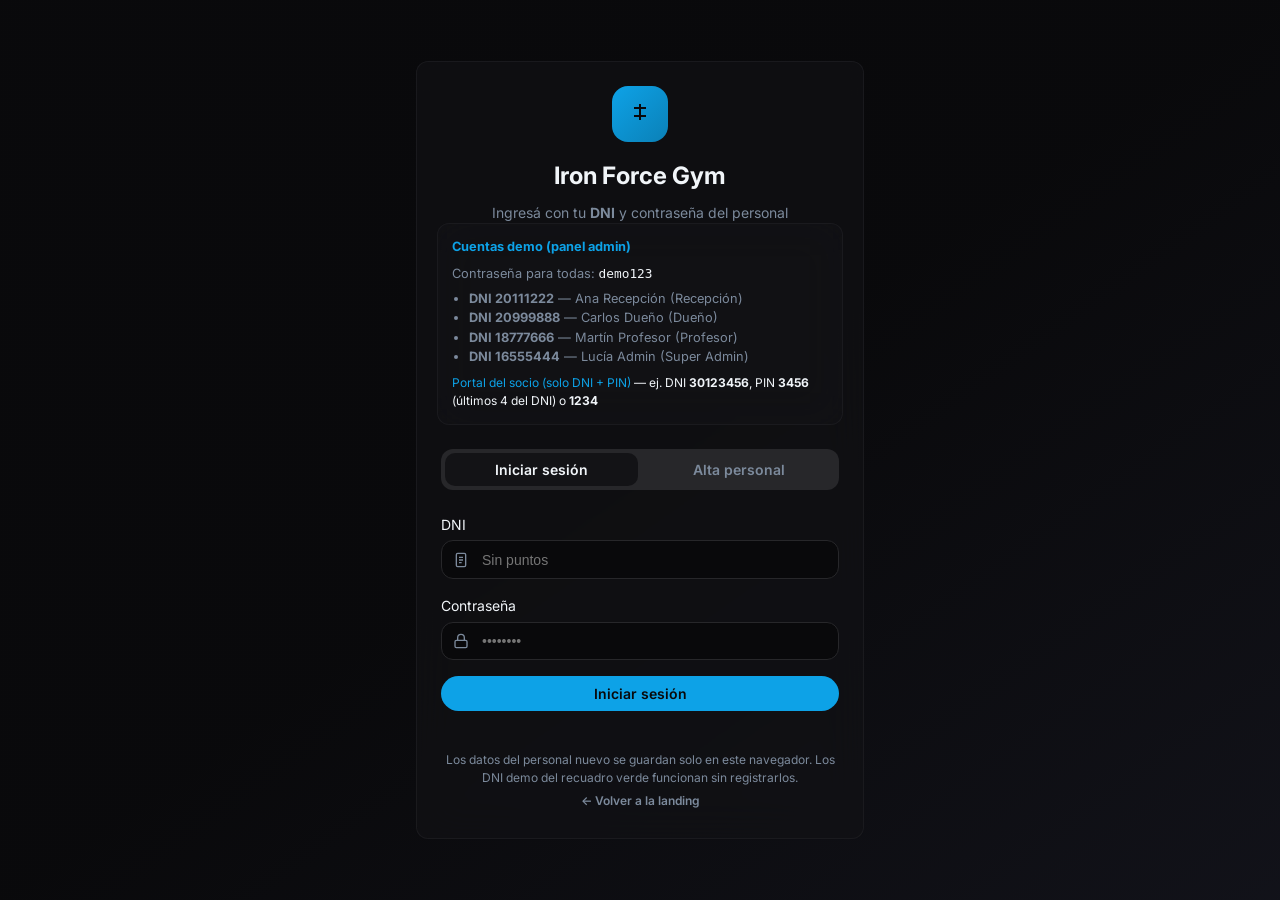
<file: auth.html>
<!DOCTYPE html>
<html lang="es">
<head>
  <meta charset="UTF-8" />
  <meta name="viewport" content="width=device-width, initial-scale=1.0" />
  <title>Ingresar — Iron Force Gym</title>
  <link rel="stylesheet" href="css/app.css" />
</head>
<body>
  <div class="auth-page">
    <div class="auth-card glass">
      <div class="auth-card__head">
        <div class="auth-logo" aria-hidden="true">
          <svg width="28" height="28" fill="none" stroke="currentColor" stroke-width="2"><path d="M14 4v16M8 8h12M8 16h12"/></svg>
        </div>
        <h1 id="auth-gym-name">Iron Force Gym</h1>
        <p>Ingresá con tu <strong>DNI</strong> y contraseña del personal</p>
      </div>

      <div class="demo-accounts glass" style="margin:0 1.25rem 1rem;padding:0.85rem;border-radius:var(--radius);font-size:0.8rem">
        <strong style="display:block;margin-bottom:0.5rem;color:var(--primary)">Cuentas demo (panel admin)</strong>
        <p style="margin:0 0 0.35rem;color:var(--muted-foreground)">Contraseña para todas: <code style="color:var(--foreground)">demo123</code></p>
        <ul style="margin:0;padding-left:1.1rem;color:var(--muted-foreground);line-height:1.5">
          <li><strong>DNI 20111222</strong> — Ana Recepción (Recepción)</li>
          <li><strong>DNI 20999888</strong> — Carlos Dueño (Dueño)</li>
          <li><strong>DNI 18777666</strong> — Martín Profesor (Profesor)</li>
          <li><strong>DNI 16555444</strong> — Lucía Admin (Super Admin)</li>
        </ul>
        <p style="margin:0.5rem 0 0;font-size:0.75rem"><a href="socio.html" style="color:var(--primary)">Portal del socio (solo DNI + PIN)</a> — ej. DNI <strong>30123456</strong>, PIN <strong>3456</strong> (últimos 4 del DNI) o <strong>1234</strong></p>
      </div>

      <div class="auth-tabs" role="tablist">
        <button type="button" class="auth-tab is-active" role="tab" aria-selected="true" data-tab="login">Iniciar sesión</button>
        <button type="button" class="auth-tab" role="tab" aria-selected="false" data-tab="register">Alta personal</button>
      </div>
      <form id="form-login" class="auth-panel is-active" autocomplete="on">
        <div class="field">
          <label for="login-dni">DNI</label>
          <div class="input-wrap">
            <svg viewBox="0 0 24 24" fill="none" stroke="currentColor" stroke-width="2"><rect x="5" y="2" width="14" height="20" rx="2"/><path d="M9 12h6M9 8h6M9 16h4"/></svg>
            <input id="login-dni" name="dni" inputmode="numeric" autocomplete="username" placeholder="Sin puntos" required />
          </div>
        </div>
        <div class="field">
          <label for="login-password">Contraseña</label>
          <div class="input-wrap">
            <svg viewBox="0 0 24 24" fill="none" stroke="currentColor" stroke-width="2"><rect x="3" y="11" width="18" height="11" rx="2"/><path d="M7 11V7a5 5 0 0 1 10 0v4"/></svg>
            <input id="login-password" name="password" type="password" autocomplete="current-password" placeholder="••••••••" required minlength="6" />
          </div>
        </div>
        <button type="submit" class="btn btn--primary btn--full gradient-primary btn--round" id="btn-login">Iniciar sesión</button>
      </form>
      <form id="form-register" class="auth-panel" autocomplete="on">
        <div class="field">
          <label for="reg-dni">DNI</label>
          <div class="input-wrap">
            <svg viewBox="0 0 24 24" fill="none" stroke="currentColor" stroke-width="2"><rect x="5" y="2" width="14" height="20" rx="2"/><path d="M9 12h6"/></svg>
            <input id="reg-dni" name="dni" inputmode="numeric" required />
          </div>
        </div>
        <div class="field">
          <label for="reg-name">Nombre completo</label>
          <div class="input-wrap">
            <svg viewBox="0 0 24 24" fill="none" stroke="currentColor" stroke-width="2"><path d="M20 21v-2a4 4 0 0 0-4-4H8a4 4 0 0 0-4 4v2"/><circle cx="12" cy="7" r="4"/></svg>
            <input id="reg-name" name="displayName" type="text" required />
          </div>
        </div>
        <div class="field">
          <label for="reg-password">Contraseña</label>
          <div class="input-wrap">
            <svg viewBox="0 0 24 24" fill="none" stroke="currentColor" stroke-width="2"><rect x="3" y="11" width="18" height="11" rx="2"/><path d="M7 11V7a5 5 0 0 1 10 0v4"/></svg>
            <input id="reg-password" name="password" type="password" required minlength="6" />
          </div>
        </div>
        <button type="submit" class="btn btn--primary btn--full gradient-primary btn--round" id="btn-register">Crear usuario</button>
      </form>
      <p class="auth-hint">Los datos del personal nuevo se guardan solo en este navegador. Los DNI demo del recuadro verde funcionan sin registrarlos.</p>
      <div style="text-align:center;padding:0 1.5rem 1.5rem">
        <a href="index.html" class="btn btn--link">← Volver a la landing</a>
      </div>
    </div>
  </div>
  <script src="js/data.js"></script>
  <script src="js/session.js"></script>
  <script src="js/toast.js"></script>
  <script src="js/auth.js"></script>
</body>
</html>
</file>
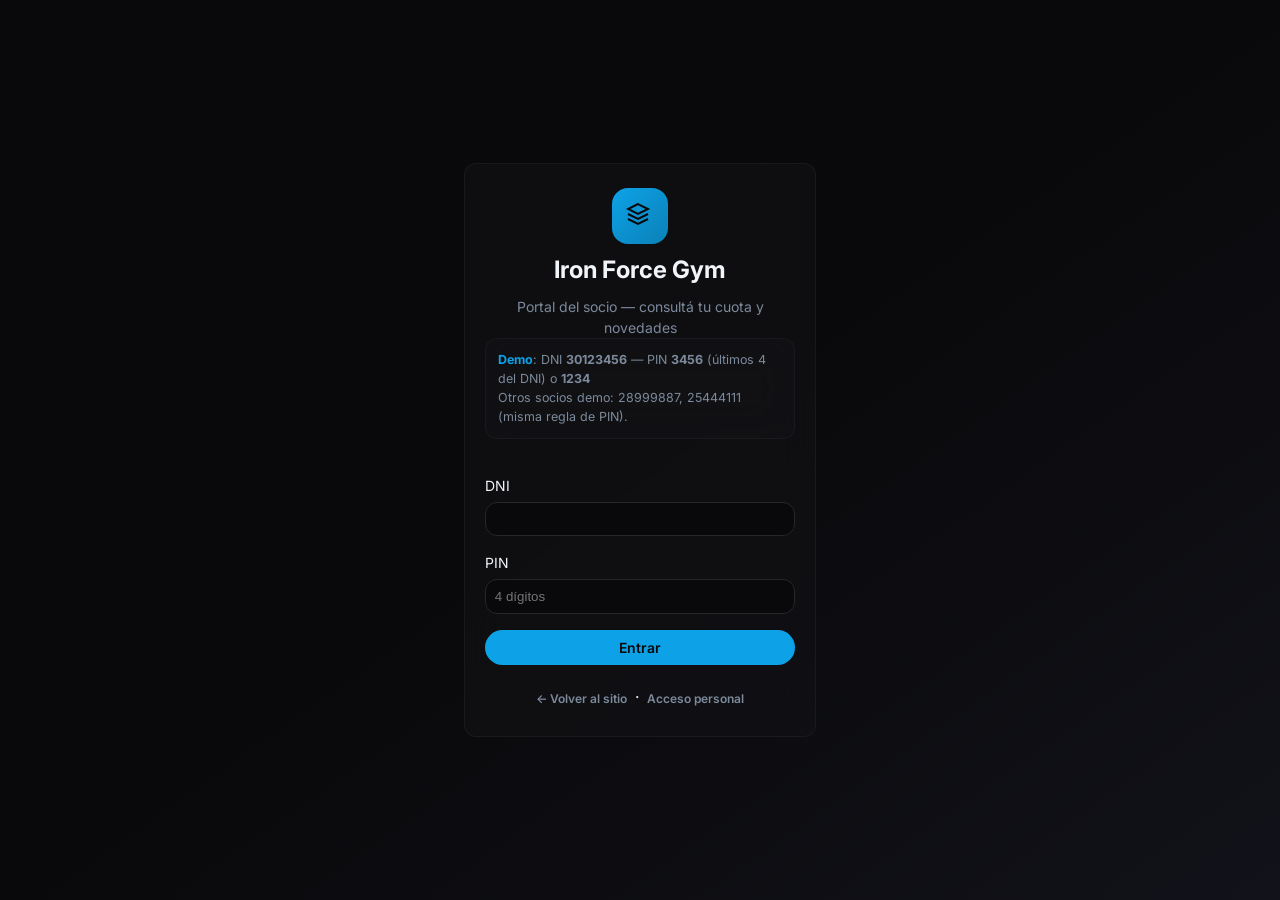
<file: socio.html>
<!DOCTYPE html>
<html lang="es">
<head>
  <meta charset="UTF-8" />
  <meta name="viewport" content="width=device-width, initial-scale=1.0" />
  <title>Portal del socio — Iron Force Gym</title>
  <link rel="stylesheet" href="css/app.css" />
  <meta name="theme-color" content="#0a0a0c" />
</head>
<body>
  <div id="socio-app"></div>
  <script src="js/data.js"></script>
  <script src="js/gym-store.js"></script>
  <script src="js/socio.js"></script>
</body>
</html>
</file>
<file: css/app.css>
/* Iron Force Gym — estático (sin Tailwind build) */
@import url("https://fonts.googleapis.com/css2?family=Inter:wght@400;500;600;700;900&display=swap");

:root {
  --background: hsl(240 10% 4%);
  --foreground: hsl(210 40% 96%);
  --card: hsl(240 6% 8%);
  --card-foreground: hsl(210 40% 96%);
  --muted: hsl(240 4% 16%);
  --muted-foreground: hsl(215 14% 55%);
  --primary: hsl(199 89% 48%);
  --primary-foreground: hsl(240 10% 4%);
  --border: hsl(240 4% 16%);
  --destructive: hsl(0 72% 51%);
  --success: hsl(142 71% 45%);
  --warning: hsl(38 92% 50%);
  --radius: 0.75rem;
  --sidebar-bg: hsl(240 6% 6%);
  --sidebar-fg: hsl(210 40% 90%);
  --sidebar-accent: hsl(240 4% 12%);
  --sidebar-border: hsl(240 4% 14%);
  --chart-1: hsl(199 89% 48%);
  --chart-2: hsl(142 71% 45%);
}

*,
*::before,
*::after {
  box-sizing: border-box;
}

html {
  scroll-behavior: smooth;
}

body {
  margin: 0;
  font-family: "Inter", system-ui, sans-serif;
  background: var(--background);
  color: var(--foreground);
  line-height: 1.5;
  -webkit-font-smoothing: antialiased;
}

img {
  max-width: 100%;
  height: auto;
  display: block;
}

a {
  color: inherit;
  text-decoration: none;
}

button {
  font-family: inherit;
  cursor: pointer;
}

.container {
  width: 100%;
  max-width: 72rem;
  margin-left: auto;
  margin-right: auto;
  padding-left: 1rem;
  padding-right: 1rem;
}

.glass {
  background: color-mix(in hsl, var(--card) 60%, transparent);
  backdrop-filter: blur(20px);
  -webkit-backdrop-filter: blur(20px);
  border: 1px solid color-mix(in hsl, var(--border) 50%, transparent);
}

.glass-strong {
  background: color-mix(in hsl, var(--card) 80%, transparent);
  backdrop-filter: blur(40px);
  -webkit-backdrop-filter: blur(40px);
  border: 1px solid color-mix(in hsl, var(--border) 60%, transparent);
}

.gradient-primary {
  background: linear-gradient(135deg, hsl(199 89% 48%), hsl(199 89% 38%));
  color: var(--primary-foreground);
  border: none;
}

.text-gradient {
  background-image: linear-gradient(135deg, hsl(199 89% 58%), hsl(199 89% 42%));
  -webkit-background-clip: text;
  background-clip: text;
  color: transparent;
}

/* Buttons */
.btn {
  display: inline-flex;
  align-items: center;
  justify-content: center;
  gap: 0.35rem;
  font-weight: 600;
  font-size: 0.875rem;
  padding: 0.5rem 1rem;
  border-radius: var(--radius);
  border: 1px solid transparent;
  transition: opacity 0.2s, background 0.2s, border-color 0.2s, color 0.2s;
}

.btn:disabled {
  opacity: 0.6;
  cursor: not-allowed;
}

.btn--sm {
  font-size: 0.8125rem;
  padding: 0.35rem 0.75rem;
}

.btn--lg {
  font-size: 1rem;
  padding: 0.75rem 2rem;
}

.btn--primary {
  background: var(--primary);
  color: var(--primary-foreground);
}

.btn--primary:hover:not(:disabled) {
  filter: brightness(1.08);
}

.btn--outline {
  background: transparent;
  border-color: var(--border);
  color: var(--foreground);
}

.btn--outline:hover:not(:disabled) {
  background: var(--muted);
}

.btn--ghost {
  background: transparent;
  color: var(--foreground);
}

.btn--ghost:hover:not(:disabled) {
  background: var(--muted);
}

.btn--link {
  background: none;
  border: none;
  color: var(--muted-foreground);
  font-size: 0.75rem;
  padding: 0.25rem;
}

.btn--link:hover {
  color: var(--foreground);
}

.btn--icon {
  width: 2.25rem;
  height: 2.25rem;
  padding: 0;
}

.btn--round {
  border-radius: 9999px;
}

.btn--full {
  width: 100%;
}

/* Nav */
.nav {
  position: fixed;
  top: 0;
  left: 0;
  right: 0;
  z-index: 50;
}

.nav__inner {
  display: flex;
  height: 4rem;
  align-items: center;
  justify-content: space-between;
  padding: 0 1rem;
  max-width: 72rem;
  margin: 0 auto;
}

.nav__brand {
  font-size: 1.25rem;
  font-weight: 900;
}

.nav__links {
  display: none;
  align-items: center;
  gap: 1.5rem;
}

@media (min-width: 768px) {
  .nav__links {
    display: flex;
  }
}

.nav__links button {
  background: none;
  border: none;
  color: var(--muted-foreground);
  font-size: 0.875rem;
  padding: 0;
}

.nav__links button:hover {
  color: var(--foreground);
}

.nav__toggle {
  display: flex;
  background: none;
  border: none;
  color: var(--foreground);
  padding: 0.25rem;
}

@media (min-width: 768px) {
  .nav__toggle {
    display: none;
  }
}

.nav__drawer {
  display: none;
  flex-direction: column;
  gap: 0.5rem;
  padding: 0 1rem 1rem;
  border-top: 1px solid var(--border);
}

.nav__drawer.is-open {
  display: flex;
}

@media (min-width: 768px) {
  .nav__drawer {
    display: none !important;
  }
}

.nav__drawer button {
  text-align: left;
  width: 100%;
  padding: 0.5rem 0;
  background: none;
  border: none;
  color: var(--muted-foreground);
  font-size: 0.875rem;
}

/* Hero */
.hero {
  position: relative;
  min-height: 100vh;
  display: flex;
  align-items: center;
  justify-content: center;
  overflow: hidden;
}

.hero__bg {
  position: absolute;
  inset: 0;
  background-size: cover;
  background-position: center;
}

.hero__overlay {
  position: absolute;
  inset: 0;
  background: color-mix(in hsl, var(--background) 80%, transparent);
}

.hero__content {
  position: relative;
  z-index: 1;
  text-align: center;
  padding: 5rem 1rem 3rem;
}

.hero__title {
  font-size: clamp(2rem, 5vw, 4.5rem);
  font-weight: 900;
  letter-spacing: -0.03em;
  margin: 0 0 1.5rem;
  line-height: 1.1;
}

.hero__subtitle {
  font-size: clamp(1rem, 2vw, 1.25rem);
  color: var(--muted-foreground);
  max-width: 36rem;
  margin: 0 auto 2.5rem;
}

/* Sections */
.section-title {
  text-align: center;
  margin-bottom: 3rem;
}

.section-title h2 {
  font-size: clamp(1.75rem, 3vw, 2.25rem);
  font-weight: 900;
  margin: 0 0 1rem;
}

.section-title p {
  color: var(--muted-foreground);
  max-width: 36rem;
  margin: 0 auto;
}

.metrics {
  padding: 3rem 0;
  border-top: 1px solid var(--border);
  border-bottom: 1px solid var(--border);
}

.metrics__grid {
  display: grid;
  grid-template-columns: repeat(2, 1fr);
  gap: 1.5rem;
}

@media (min-width: 768px) {
  .metrics__grid {
    grid-template-columns: repeat(4, 1fr);
  }
}

.metrics__item {
  display: flex;
  flex-direction: column;
  align-items: center;
  text-align: center;
  gap: 0.5rem;
}

.metrics__item svg {
  width: 2rem;
  height: 2rem;
  color: var(--primary);
}

.metrics__value {
  font-size: 1.875rem;
  font-weight: 900;
}

.metrics__label {
  font-size: 0.875rem;
  color: var(--muted-foreground);
}

.section-pad {
  padding: 5rem 0;
}

.trainers__grid {
  display: grid;
  grid-template-columns: 1fr;
  gap: 1.5rem;
}

@media (min-width: 640px) {
  .trainers__grid {
    grid-template-columns: repeat(2, 1fr);
  }
}

@media (min-width: 1024px) {
  .trainers__grid {
    grid-template-columns: repeat(3, 1fr);
  }
}

.trainer-card {
  border-radius: var(--radius);
  padding: 1.5rem;
  text-align: center;
  transition: border-color 0.2s;
}

.trainer-card:hover {
  border-color: color-mix(in hsl, var(--primary) 40%, var(--border));
}

.trainer-card__avatar {
  width: 6rem;
  height: 6rem;
  margin: 0 auto 1rem;
  border-radius: 9999px;
  overflow: hidden;
  border: 2px solid color-mix(in hsl, var(--primary) 30%, transparent);
}

.trainer-card h3 {
  margin: 0;
  font-size: 1.125rem;
}

.trainer-card .spec {
  color: var(--primary);
  font-size: 0.875rem;
  font-weight: 600;
  margin: 0.25rem 0 0;
}

.trainer-card .sede {
  font-size: 0.75rem;
  color: var(--muted-foreground);
  margin: 0.25rem 0 0;
}

.trainer-card .bio {
  font-size: 0.875rem;
  color: var(--muted-foreground);
  margin: 0.75rem 0 0;
}

/* Locations tabs */
.loc-tabs {
  display: flex;
  flex-wrap: wrap;
  justify-content: center;
  gap: 0.5rem;
  margin-bottom: 2rem;
}

.loc-tab {
  padding: 0.5rem 1.25rem;
  border-radius: 9999px;
  font-size: 0.875rem;
  font-weight: 600;
  border: 1px solid transparent;
  background: color-mix(in hsl, var(--card) 60%, transparent);
  color: var(--muted-foreground);
  transition: all 0.2s;
}

.loc-tab:hover {
  color: var(--foreground);
}

.loc-tab.is-active {
  background: linear-gradient(135deg, hsl(199 89% 48%), hsl(199 89% 38%));
  color: var(--primary-foreground);
}

.loc-content {
  display: grid;
  gap: 2rem;
  align-items: center;
}

@media (min-width: 768px) {
  .loc-content {
    grid-template-columns: 1fr 1fr;
  }
}

.loc-content__media {
  border-radius: var(--radius);
  overflow: hidden;
  aspect-ratio: 16 / 9;
}

.loc-content__media img {
  width: 100%;
  height: 100%;
  object-fit: cover;
}

.loc-meta {
  display: flex;
  align-items: flex-start;
  gap: 0.5rem;
  font-size: 0.875rem;
  color: var(--muted-foreground);
}

.loc-meta svg {
  flex-shrink: 0;
  width: 1rem;
  height: 1rem;
  color: var(--primary);
  margin-top: 0.15rem;
}

/* Plans */
.plans__grid {
  display: grid;
  gap: 1.5rem;
  max-width: 64rem;
  margin: 0 auto;
}

@media (min-width: 768px) {
  .plans__grid {
    grid-template-columns: repeat(3, 1fr);
  }
}

.plan-card {
  border-radius: var(--radius);
  padding: 1.5rem;
  display: flex;
  flex-direction: column;
  position: relative;
}

.plan-card--featured {
  border: 2px solid var(--primary);
  transform: scale(1.02);
}

.plan-badge {
  position: absolute;
  top: -0.75rem;
  left: 50%;
  transform: translateX(-50%);
  font-size: 0.75rem;
  font-weight: 700;
  padding: 0.25rem 1rem;
  border-radius: 9999px;
  background: linear-gradient(135deg, hsl(199 89% 48%), hsl(199 89% 38%));
  color: var(--primary-foreground);
}

.plan-card ul {
  list-style: none;
  padding: 0;
  margin: 0 0 1.5rem;
  flex: 1;
}

.plan-card li {
  display: flex;
  gap: 0.5rem;
  align-items: flex-start;
  font-size: 0.875rem;
  color: var(--muted-foreground);
  margin-bottom: 0.5rem;
}

.plan-card li svg {
  flex-shrink: 0;
  width: 1rem;
  height: 1rem;
  color: var(--primary);
  margin-top: 0.15rem;
}

.plan-price {
  font-size: 2.25rem;
  font-weight: 900;
  margin: 0;
}

/* Testimonials */
.testimonials__grid {
  display: grid;
  gap: 1.5rem;
}

@media (min-width: 640px) {
  .testimonials__grid {
    grid-template-columns: repeat(2, 1fr);
  }
}

@media (min-width: 1024px) {
  .testimonials__grid {
    grid-template-columns: repeat(4, 1fr);
  }
}

.testimonial-card {
  border-radius: var(--radius);
  padding: 1.5rem;
  position: relative;
}

.testimonial-card .quote-icon {
  position: absolute;
  top: 1rem;
  right: 1rem;
  width: 2rem;
  height: 2rem;
  color: color-mix(in hsl, var(--primary) 20%, transparent);
}

.testimonial-card__head {
  display: flex;
  align-items: center;
  gap: 0.75rem;
  margin-bottom: 1rem;
}

.testimonial-card__head img {
  width: 3rem;
  height: 3rem;
  border-radius: 9999px;
  object-fit: cover;
  border: 2px solid color-mix(in hsl, var(--primary) 20%, transparent);
}

/* CTA */
.cta {
  padding: 6rem 0;
  position: relative;
  overflow: hidden;
  text-align: center;
}

.cta::before {
  content: "";
  position: absolute;
  inset: 0;
  background: linear-gradient(135deg, hsl(199 89% 48%), hsl(199 89% 38%));
  opacity: 0.1;
  pointer-events: none;
}

.cta__inner {
  position: relative;
  z-index: 1;
}

.cta h2 {
  font-size: clamp(1.75rem, 4vw, 3rem);
  font-weight: 900;
  margin: 0 0 1.5rem;
}

.cta p {
  color: var(--muted-foreground);
  font-size: 1.125rem;
  max-width: 36rem;
  margin: 0 auto 2rem;
}

/* Footer */
.footer {
  border-top: 1px solid var(--border);
  padding: 3rem 0;
}

.footer__grid {
  display: grid;
  gap: 2rem;
}

@media (min-width: 768px) {
  .footer__grid {
    grid-template-columns: repeat(3, 1fr);
  }
}

.footer h3 {
  margin: 0 0 0.75rem;
  font-size: 1.25rem;
}

.footer h4 {
  margin: 0 0 0.75rem;
  font-size: 0.875rem;
}

.footer ul {
  list-style: none;
  padding: 0;
  margin: 0;
}

.footer li {
  margin-bottom: 0.5rem;
}

.footer button {
  background: none;
  border: none;
  padding: 0;
  font-size: 0.875rem;
  color: var(--muted-foreground);
  cursor: pointer;
}

.footer button:hover {
  color: var(--foreground);
}

.footer__copy {
  border-top: 1px solid var(--border);
  margin-top: 2rem;
  padding-top: 1.5rem;
  text-align: center;
  font-size: 0.75rem;
  color: var(--muted-foreground);
}

/* Auth page */
.auth-page {
  min-height: 100vh;
  display: flex;
  align-items: center;
  justify-content: center;
  padding: 1rem;
  position: relative;
  overflow: hidden;
}

.auth-page::before {
  content: "";
  position: absolute;
  inset: 0;
  background: linear-gradient(to bottom right, var(--background), var(--background), color-mix(in hsl, var(--primary) 10%, var(--background)));
}

.auth-card {
  position: relative;
  z-index: 1;
  width: 100%;
  max-width: 28rem;
  border-radius: var(--radius);
  padding: 0;
  overflow: hidden;
}

.auth-card__head {
  text-align: center;
  padding: 1.5rem 1.5rem 0;
}

.auth-logo {
  width: 3.5rem;
  height: 3.5rem;
  margin: 0 auto 1rem;
  border-radius: 1rem;
  display: flex;
  align-items: center;
  justify-content: center;
  background: linear-gradient(135deg, hsl(199 89% 48%), hsl(199 89% 38%));
  color: var(--primary-foreground);
}

.auth-card__head h1 {
  margin: 0;
  font-size: 1.5rem;
}

.auth-card__head p {
  margin: 0.5rem 0 0;
  color: var(--muted-foreground);
  font-size: 0.875rem;
}

.auth-tabs {
  display: grid;
  grid-template-columns: 1fr 1fr;
  gap: 0.25rem;
  margin: 1.5rem 1.5rem 0;
  padding: 0.25rem;
  background: var(--muted);
  border-radius: var(--radius);
}

.auth-tab {
  padding: 0.5rem;
  border: none;
  border-radius: calc(var(--radius) - 2px);
  background: transparent;
  color: var(--muted-foreground);
  font-weight: 600;
  font-size: 0.875rem;
}

.auth-tab.is-active {
  background: var(--card);
  color: var(--foreground);
}

.auth-panel {
  display: none;
  padding: 1.5rem;
}

.auth-panel.is-active {
  display: block;
}

.field {
  margin-bottom: 1rem;
}

.field label {
  display: block;
  font-size: 0.875rem;
  margin-bottom: 0.35rem;
}

.input-wrap {
  position: relative;
}

.input-wrap svg {
  position: absolute;
  left: 0.75rem;
  top: 50%;
  transform: translateY(-50%);
  width: 1rem;
  height: 1rem;
  color: var(--muted-foreground);
  pointer-events: none;
}

.input-wrap input {
  width: 100%;
  padding: 0.65rem 0.75rem 0.65rem 2.5rem;
  border-radius: var(--radius);
  border: 1px solid var(--border);
  background: var(--background);
  color: var(--foreground);
  font-size: 0.875rem;
}

.input-wrap input:focus {
  outline: 2px solid color-mix(in hsl, var(--primary) 50%, transparent);
  outline-offset: 0;
}

.auth-hint {
  font-size: 0.75rem;
  color: var(--muted-foreground);
  margin: 1rem 1.5rem 0;
  text-align: center;
}

/* Admin layout */
.admin-loading {
  min-height: 100vh;
  display: flex;
  align-items: center;
  justify-content: center;
}

.spinner {
  width: 2rem;
  height: 2rem;
  border: 2px solid var(--primary);
  border-top-color: transparent;
  border-radius: 50%;
  animation: spin 0.8s linear infinite;
}

@keyframes spin {
  to {
    transform: rotate(360deg);
  }
}

.admin-shell {
  min-height: 100vh;
  display: flex;
}

.admin-sidebar {
  position: fixed;
  inset: 0 auto 0 0;
  z-index: 40;
  display: flex;
  flex-direction: column;
  border-right: 1px solid var(--sidebar-border);
  background: var(--sidebar-bg);
  transition: width 0.3s ease;
  width: 15rem;
}

.admin-sidebar.is-collapsed {
  width: 4rem;
}

.admin-sidebar__top {
  height: 4rem;
  display: flex;
  align-items: center;
  justify-content: space-between;
  padding: 0 0.75rem;
  border-bottom: 1px solid var(--sidebar-border);
}

.admin-sidebar__top a {
  font-size: 0.875rem;
  font-weight: 800;
  white-space: nowrap;
  overflow: hidden;
}

.admin-sidebar.is-collapsed .admin-sidebar__top a {
  display: none;
}

.admin-nav {
  flex: 1;
  padding: 1rem 0.5rem;
  overflow-y: auto;
}

.admin-nav a {
  display: flex;
  align-items: center;
  gap: 0.75rem;
  padding: 0.65rem 0.75rem;
  border-radius: var(--radius);
  font-size: 0.875rem;
  color: var(--sidebar-fg);
  margin-bottom: 0.25rem;
}

.admin-nav a svg {
  width: 1.25rem;
  height: 1.25rem;
  flex-shrink: 0;
}

.admin-nav a:hover {
  background: color-mix(in hsl, var(--sidebar-accent) 50%, transparent);
  color: var(--foreground);
}

.admin-nav a.is-active {
  background: var(--sidebar-accent);
  color: var(--primary);
  font-weight: 600;
}

.admin-sidebar.is-collapsed .admin-nav a span {
  display: none;
}

.admin-sidebar__foot {
  padding: 1rem;
  border-top: 1px solid var(--sidebar-border);
  font-size: 0.75rem;
}

.admin-sidebar.is-collapsed .admin-sidebar__foot {
  display: none;
}

.admin-main {
  flex: 1;
  margin-left: 15rem;
  transition: margin-left 0.3s ease;
  min-width: 0;
}

.admin-sidebar.is-collapsed + .admin-main {
  margin-left: 4rem;
}

.admin-header {
  height: 4rem;
  border-bottom: 1px solid var(--border);
  display: flex;
  align-items: center;
  justify-content: space-between;
  padding: 0 1.5rem;
  position: sticky;
  top: 0;
  z-index: 30;
}

.admin-header h1 {
  margin: 0;
  font-size: 1.125rem;
}

.admin-header__user {
  display: flex;
  align-items: center;
  gap: 0.75rem;
}

.admin-header__user span {
  font-size: 0.875rem;
  color: var(--muted-foreground);
  display: none;
}

@media (min-width: 640px) {
  .admin-header__user span {
    display: inline;
  }
}

.avatar {
  width: 2rem;
  height: 2rem;
  border-radius: 9999px;
  display: flex;
  align-items: center;
  justify-content: center;
  font-size: 0.75rem;
  font-weight: 800;
  background: linear-gradient(135deg, hsl(199 89% 48%), hsl(199 89% 38%));
  color: var(--primary-foreground);
}

.admin-content {
  padding: 1.5rem;
}

.admin-panel {
  display: none;
}

.admin-panel.is-active {
  display: block;
}

/* Cards & tables (admin) */
.admin-card {
  border-radius: var(--radius);
  padding: 0;
  margin-bottom: 1.5rem;
  overflow: hidden;
}

.admin-card__head {
  padding: 1rem 1.25rem;
  border-bottom: 1px solid color-mix(in hsl, var(--border) 50%, transparent);
}

.admin-card__head h2 {
  margin: 0;
  font-size: 1.125rem;
}

.admin-card__body {
  padding: 1.25rem;
}

.metric-grid {
  display: grid;
  grid-template-columns: 1fr;
  gap: 1rem;
}

@media (min-width: 640px) {
  .metric-grid {
    grid-template-columns: repeat(2, 1fr);
  }
}

@media (min-width: 1024px) {
  .metric-grid {
    grid-template-columns: repeat(4, 1fr);
  }
}

.metric-card {
  padding: 1.25rem;
  border-radius: var(--radius);
}

.metric-card p {
  margin: 0;
}

.metric-card .label {
  font-size: 0.75rem;
  color: var(--muted-foreground);
  margin-bottom: 0.25rem;
}

.metric-card .value {
  font-size: 1.5rem;
  font-weight: 900;
}

.metric-card .icon {
  width: 2rem;
  height: 2rem;
  opacity: 0.7;
}

.metric-card__row {
  display: flex;
  align-items: center;
  justify-content: space-between;
}

.chart-row {
  display: grid;
  gap: 1.5rem;
}

@media (min-width: 1024px) {
  .chart-row {
    grid-template-columns: 1fr 1fr;
  }
}

.chart-box {
  height: 250px;
  padding: 0 0.5rem 0.5rem;
}

.table-wrap {
  border-radius: var(--radius);
  overflow-x: auto;
  border: 1px solid color-mix(in hsl, var(--border) 50%, transparent);
}

table.admin-table {
  width: 100%;
  border-collapse: collapse;
  font-size: 0.875rem;
}

.admin-table th,
.admin-table td {
  padding: 0.75rem 1rem;
  text-align: left;
  border-bottom: 1px solid color-mix(in hsl, var(--border) 30%, transparent);
}

.admin-table th {
  color: var(--muted-foreground);
  font-weight: 500;
}

.badge {
  display: inline-flex;
  align-items: center;
  font-size: 0.75rem;
  padding: 0.15rem 0.5rem;
  border-radius: 9999px;
  border: 1px solid var(--border);
}

.badge--success {
  color: var(--success);
  border-color: color-mix(in hsl, var(--success) 30%, var(--border));
  background: color-mix(in hsl, var(--success) 20%, transparent);
}

.badge--primary {
  color: var(--primary);
  border: none;
  background: color-mix(in hsl, var(--primary) 20%, transparent);
}

.badge--destructive {
  color: var(--destructive);
  border-color: color-mix(in hsl, var(--destructive) 30%, var(--border));
  background: color-mix(in hsl, var(--destructive) 20%, transparent);
}

.badge--warning {
  color: var(--warning);
  border-color: color-mix(in hsl, var(--warning) 30%, var(--border));
  background: color-mix(in hsl, var(--warning) 20%, transparent);
}

.badge--muted {
  color: var(--muted-foreground);
}

.progress {
  height: 0.5rem;
  background: var(--muted);
  border-radius: 9999px;
  overflow: hidden;
}

.progress__bar {
  height: 100%;
  background: var(--primary);
  border-radius: 9999px;
  transition: width 0.4s ease;
}

.switch-row {
  display: flex;
  align-items: center;
  justify-content: space-between;
  padding: 0.5rem 0;
  border-bottom: 1px solid color-mix(in hsl, var(--border) 30%, transparent);
}

.switch-row:last-child {
  border-bottom: none;
}

.switch {
  position: relative;
  width: 2.75rem;
  height: 1.5rem;
  flex-shrink: 0;
}

.switch input {
  opacity: 0;
  width: 0;
  height: 0;
}

.switch__ui {
  position: absolute;
  cursor: pointer;
  inset: 0;
  background: var(--muted);
  border-radius: 9999px;
  transition: background 0.2s;
}

.switch__ui::after {
  content: "";
  position: absolute;
  width: 1.15rem;
  height: 1.15rem;
  left: 0.2rem;
  top: 50%;
  transform: translateY(-50%);
  background: white;
  border-radius: 50%;
  transition: transform 0.2s;
}

.switch input:checked + .switch__ui {
  background: var(--primary);
}

.switch input:checked + .switch__ui::after {
  transform: translate(1.2rem, -50%);
}

.form-grid {
  display: grid;
  gap: 1rem;
}

@media (min-width: 640px) {
  .form-grid--2 {
    grid-template-columns: 1fr 1fr;
  }
}

.admin-locations {
  display: grid;
  gap: 1rem;
}

@media (min-width: 768px) {
  .admin-locations {
    grid-template-columns: repeat(2, 1fr);
  }
}

@media (min-width: 1024px) {
  .admin-locations {
    grid-template-columns: repeat(3, 1fr);
  }
}

.location-admin-card img {
  width: 100%;
  aspect-ratio: 16 / 9;
  object-fit: cover;
}

.toolbar {
  display: flex;
  align-items: center;
  justify-content: space-between;
  flex-wrap: wrap;
  gap: 0.75rem;
  margin-bottom: 1.5rem;
}

/* Toast */
.toast-host {
  position: fixed;
  bottom: 1.25rem;
  right: 1.25rem;
  z-index: 200;
  display: flex;
  flex-direction: column;
  gap: 0.5rem;
  max-width: 22rem;
  pointer-events: none;
}

.toast {
  pointer-events: auto;
  padding: 1rem 1.25rem;
  border-radius: var(--radius);
  border: 1px solid var(--border);
  background: var(--card);
  box-shadow: 0 10px 40px rgba(0, 0, 0, 0.35);
  opacity: 0;
  transform: translateY(8px);
  transition: opacity 0.25s, transform 0.25s;
}

.toast--show {
  opacity: 1;
  transform: translateY(0);
}

.toast--destructive {
  border-color: color-mix(in hsl, var(--destructive) 40%, var(--border));
}

.toast__title {
  display: block;
  font-size: 0.875rem;
  margin-bottom: 0.25rem;
}

.toast__desc {
  margin: 0;
  font-size: 0.8125rem;
  color: var(--muted-foreground);
}

/* 404 */
.notfound {
  min-height: 100vh;
  display: flex;
  align-items: center;
  justify-content: center;
  background: var(--muted);
  text-align: center;
  padding: 1rem;
}

.notfound h1 {
  font-size: 2.5rem;
  margin: 0 0 0.5rem;
}

.notfound p {
  color: var(--muted-foreground);
  margin: 0 0 1rem;
}

.notfound a {
  color: var(--primary);
  text-decoration: underline;
}

/* Fade-in on scroll (lightweight) */
.reveal {
  opacity: 0;
  transform: translateY(16px);
  transition: opacity 0.6s ease, transform 0.6s ease;
}

.reveal.is-visible {
  opacity: 1;
  transform: translateY(0);
}

/* —— Control de acceso / ControlFit-style —— */
.notif-wrap {
  position: relative;
}

.notif-badge {
  position: absolute;
  top: 0;
  right: 0;
  min-width: 1rem;
  height: 1rem;
  padding: 0 0.25rem;
  font-size: 0.65rem;
  font-weight: 800;
  line-height: 1rem;
  text-align: center;
  background: var(--destructive);
  color: #fff;
  border-radius: 9999px;
}

.notif-dropdown {
  position: absolute;
  top: calc(100% + 0.35rem);
  right: 0;
  width: min(22rem, 92vw);
  max-height: 70vh;
  overflow-y: auto;
  border-radius: var(--radius);
  border: 1px solid var(--border);
  padding: 0.75rem;
  z-index: 100;
  box-shadow: 0 12px 40px rgba(0, 0, 0, 0.4);
}

.notif-dropdown h3 {
  margin: 0 0 0.5rem;
  font-size: 0.75rem;
  text-transform: uppercase;
  letter-spacing: 0.04em;
  color: var(--muted-foreground);
}

.notif-item {
  font-size: 0.8125rem;
  padding: 0.5rem 0;
  border-bottom: 1px solid color-mix(in hsl, var(--border) 50%, transparent);
  color: var(--muted-foreground);
}

.notif-item:last-child {
  border-bottom: none;
}

.access-layout {
  display: grid;
  gap: 1.25rem;
  align-items: start;
}

@media (min-width: 1024px) {
  .access-layout {
    grid-template-columns: 1fr 17rem;
  }
}

.access-main {
  display: flex;
  flex-direction: column;
  gap: 1rem;
}

.access-methods {
  display: flex;
  flex-wrap: wrap;
  gap: 0.5rem;
}

.method-pill {
  padding: 0.4rem 0.85rem;
  border-radius: 9999px;
  font-size: 0.75rem;
  font-weight: 600;
  border: 1px solid var(--border);
  background: transparent;
  color: var(--muted-foreground);
}

.method-pill.is-active {
  background: color-mix(in hsl, var(--primary) 22%, transparent);
  border-color: var(--primary);
  color: var(--foreground);
}

.access-display {
  min-height: 16rem;
  border-radius: var(--radius);
  border: 1px dashed color-mix(in hsl, var(--border) 70%, transparent);
  display: flex;
  align-items: center;
  justify-content: center;
  padding: 1.5rem;
}

.access-result {
  width: 100%;
  max-width: 28rem;
  text-align: center;
}

.access-result__photo {
  width: 6rem;
  height: 6rem;
  border-radius: 9999px;
  margin: 0 auto 1rem;
  background: var(--muted);
  display: flex;
  align-items: center;
  justify-content: center;
  font-size: 1.75rem;
  font-weight: 800;
  color: var(--primary);
}

.access-result h2 {
  margin: 0 0 0.25rem;
  font-size: 1.35rem;
}

.access-result .meta {
  font-size: 0.875rem;
  color: var(--muted-foreground);
  margin: 0.15rem 0;
}

.access-status {
  margin-top: 1rem;
  padding: 0.75rem 1rem;
  border-radius: var(--radius);
  font-weight: 800;
  font-size: 1rem;
}

.access-status--ok {
  background: color-mix(in hsl, var(--success) 18%, transparent);
  color: var(--success);
  border: 1px solid color-mix(in hsl, var(--success) 35%, var(--border));
}

.access-status--bad {
  background: color-mix(in hsl, var(--destructive) 18%, transparent);
  color: var(--destructive);
  border: 1px solid color-mix(in hsl, var(--destructive) 35%, var(--border));
}

.access-status--debt {
  margin-top: 0.75rem;
  padding: 0.5rem;
  font-size: 0.875rem;
  font-weight: 600;
  color: var(--warning);
  background: color-mix(in hsl, var(--warning) 12%, transparent);
  border-radius: var(--radius);
}

.access-cobrar {
  margin-top: 1rem;
}

.access-cobrar .btn-cobrar {
  width: 100%;
  font-weight: 800;
}

.access-cobrar .btn-cobrar:hover {
  filter: brightness(1.05);
}

.keypad {
  display: grid;
  grid-template-columns: repeat(3, 1fr);
  gap: 0.35rem;
  max-width: 12rem;
  margin: 0.75rem auto 0;
}

.keypad button {
  padding: 0.65rem;
  border-radius: var(--radius);
  border: 1px solid var(--border);
  background: var(--card);
  color: var(--foreground);
  font-weight: 700;
  font-size: 1rem;
}

.keypad button:hover {
  border-color: var(--primary);
}

.access-sidebar .shortcut {
  display: flex;
  flex-direction: column;
  gap: 0.5rem;
}

.access-sidebar .shortcut .btn {
  justify-content: flex-start;
  text-align: left;
}

.access-search {
  margin-top: 1.5rem;
  padding-top: 1.25rem;
  border-top: 1px solid var(--border);
}

.access-search__row {
  display: flex;
  gap: 0.5rem;
  flex-wrap: wrap;
}

.access-search__row input {
  flex: 1;
  min-width: 12rem;
  padding: 0.55rem 0.75rem;
  border-radius: var(--radius);
  border: 1px solid var(--border);
  background: var(--background);
  color: var(--foreground);
}

.modal-host {
  position: fixed;
  inset: 0;
  z-index: 500;
  display: flex;
  align-items: center;
  justify-content: center;
  padding: 1rem;
  background: rgba(0, 0, 0, 0.65);
  backdrop-filter: blur(4px);
}

.modal-host[hidden] {
  display: none !important;
}

.modal-dialog {
  width: 100%;
  max-width: 26rem;
  max-height: 90vh;
  overflow-y: auto;
  border-radius: var(--radius);
  border: 1px solid var(--border);
  background: var(--card);
  padding: 1.25rem;
  box-shadow: 0 24px 80px rgba(0, 0, 0, 0.5);
}

.modal-dialog--wide {
  max-width: 36rem;
}

.modal-dialog h2 {
  margin: 0 0 1rem;
  font-size: 1.125rem;
}

.modal-actions {
  display: flex;
  gap: 0.5rem;
  justify-content: flex-end;
  flex-wrap: wrap;
  margin-top: 1.25rem;
}

.wa-card {
  border: 1px solid color-mix(in hsl, var(--border) 60%, transparent);
  border-radius: var(--radius);
  padding: 1rem;
  margin-bottom: 0.75rem;
}

.wa-card textarea {
  width: 100%;
  min-height: 4.5rem;
  margin-top: 0.5rem;
  padding: 0.5rem;
  border-radius: var(--radius);
  border: 1px solid var(--border);
  background: var(--background);
  color: var(--foreground);
  font-size: 0.8125rem;
  resize: vertical;
}

.ficha-tabs {
  display: flex;
  gap: 0.25rem;
  margin-bottom: 1rem;
  border-bottom: 1px solid var(--border);
}

.ficha-tabs button {
  padding: 0.5rem 0.75rem;
  border: none;
  background: none;
  color: var(--muted-foreground);
  font-size: 0.8125rem;
  font-weight: 600;
  border-bottom: 2px solid transparent;
  margin-bottom: -1px;
}

.ficha-tabs button.is-active {
  color: var(--primary);
  border-bottom-color: var(--primary);
}
</file>
